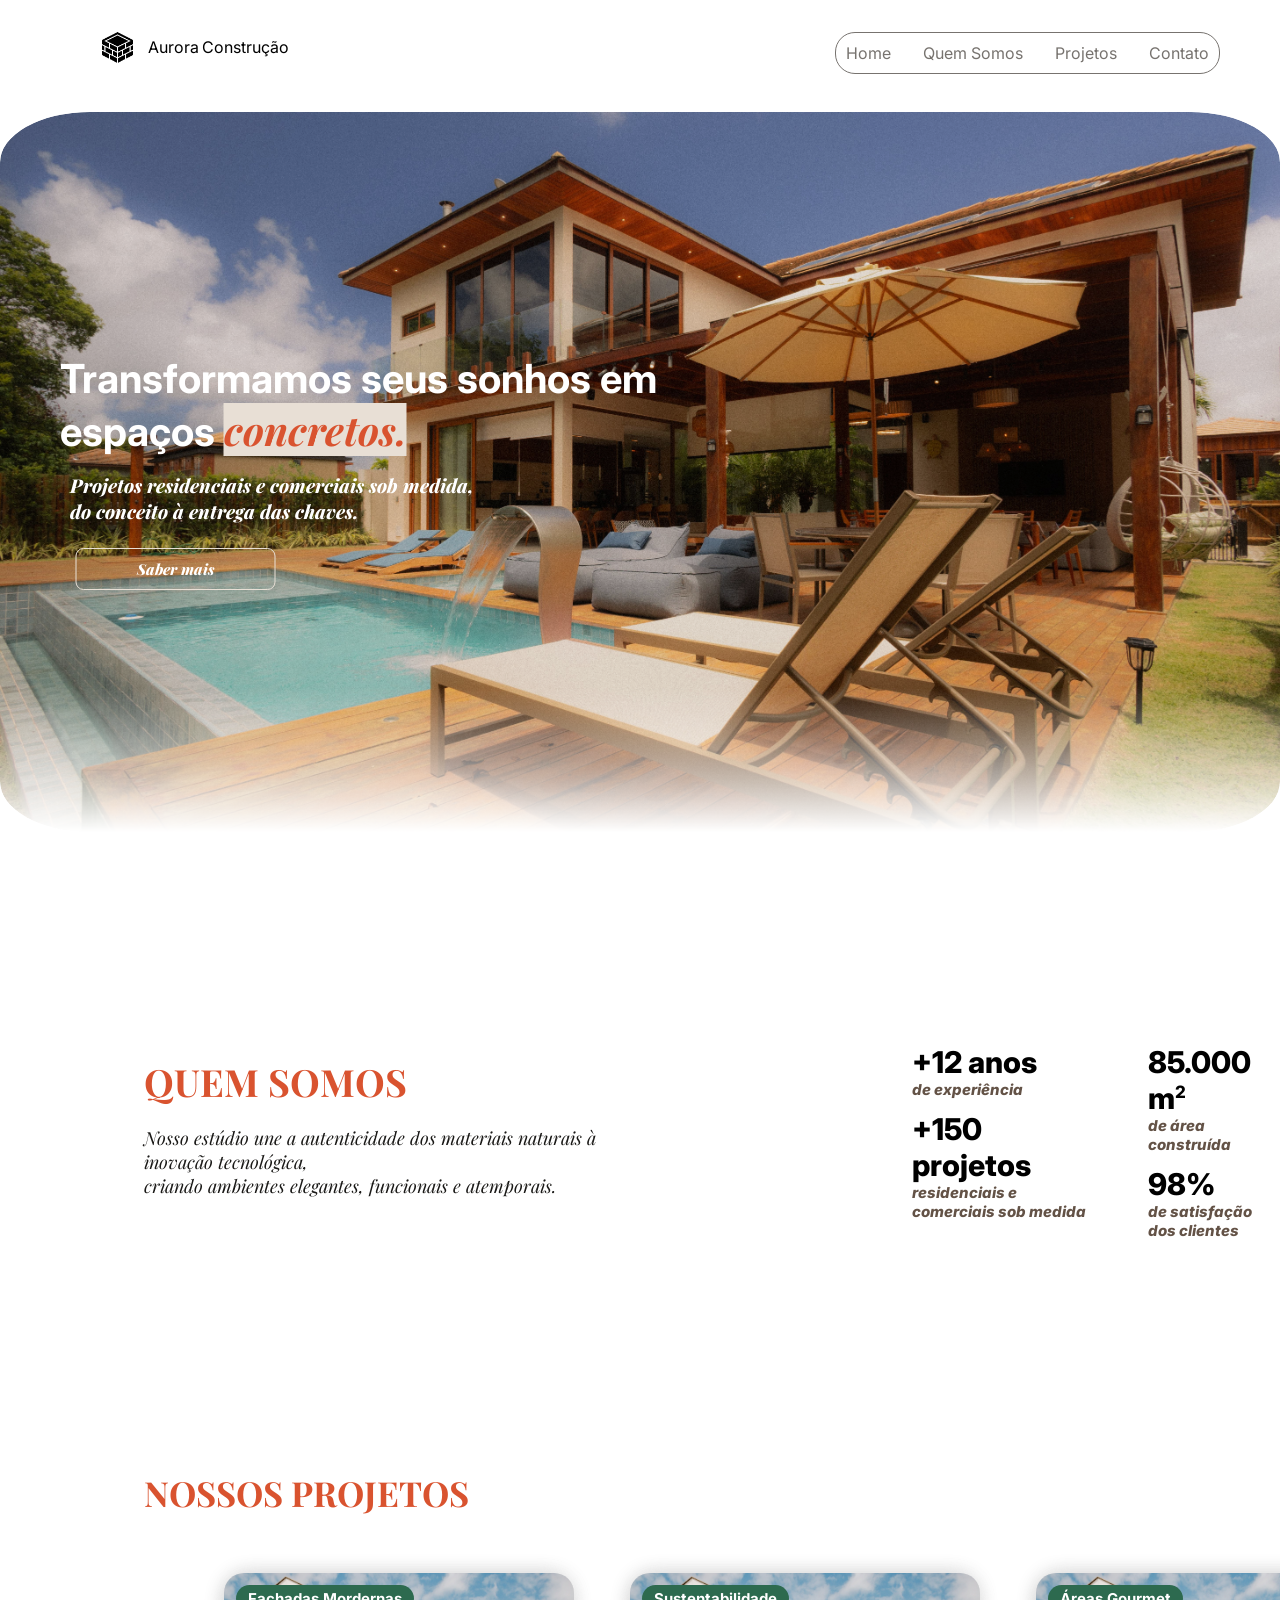
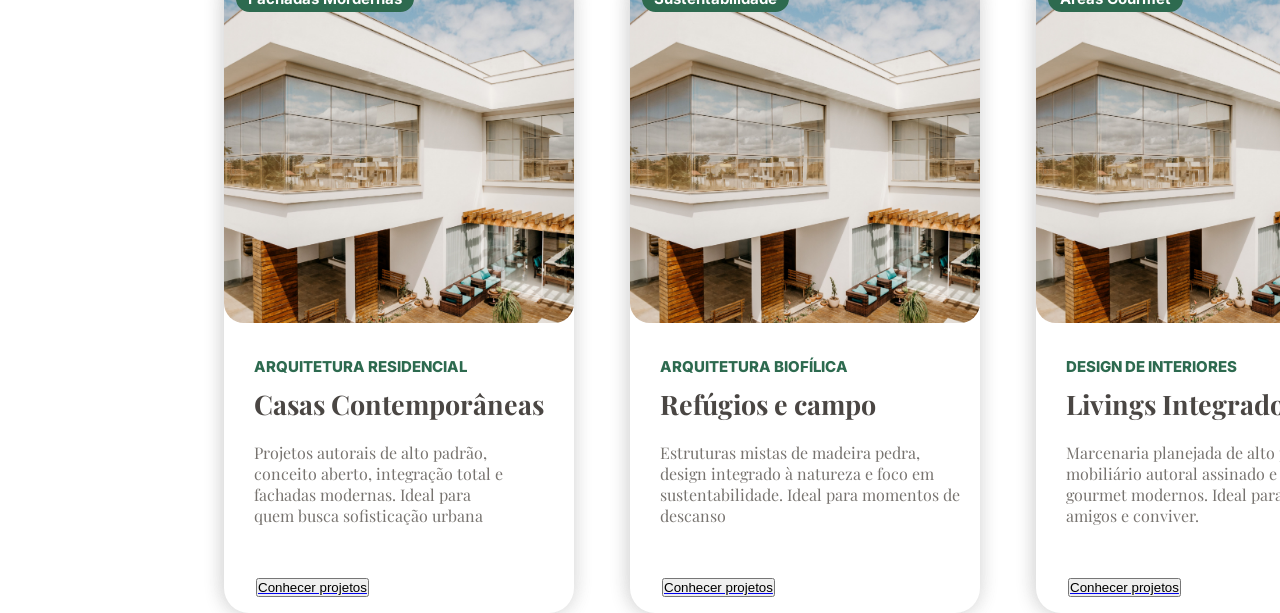
<file: Arquitetura/index.html>
<!DOCTYPE html>
<html lang="en">
<head>
    <meta charset="UTF-8">
    <meta name="viewport" content="width=device-width, initial-scale=1.0">
    <link rel="stylesheet" href="./style.css">
    <link rel="shortcut icon" href="./src/pedra-de-fundacao.png" type="image/x-icon">
    <title> | Aurora Construção</title>
</head>
<body>

    <nav class="nav">

            <ul class="nav-">
                
                <li class="nome">
                    
                    <img src="./src/pedra-de-fundacao.png" alt="" class="logo">

                    Aurora <span>Construção</span>

                </li>
            </ul>

            <ul>
                <li class="links">

                    <a href="#" class="linkS" id="home">Home</a>
                    <a href="#" class="linkS" id="quemsomos">Quem Somos</a>
                    <a href="#" class="linkS" id="projetos">Projetos</a>
                    <a href="#" class="linkS" id="contato">Contato</a>

                </li>

            </ul>

    </nav>
    

    <main>
        <div class="parte-um">

            <img src="./src/bkg-image.jpg" alt="" class="bkg-image">

            <div class="titulo-um">

                <h1>
                    Transformamos seus sonhos em <br>
                    espaços <span class="span-um">concretos.</span>
                </h1>

                <p class="sub-um">
                    Projetos residenciais e comerciais sob medida, <br> do conceito à entrega das chaves.
                </p>

                <a href="#" class="link-saiba">
                    <button class="botao-saiba">
                        Saber mais
                    </button>
                </a>

            </div>

        </div>

        <div class="parte-dois">

            <div class="sobreNos-dois">

                <h2 class="quemsomos">QUEM SOMOS</h2>

                <p class="p-dois">
                     Nosso estúdio une a autenticidade dos materiais naturais à inovação tecnológica,<br> criando ambientes elegantes,  funcionais e atemporais.
                </p>

            </div>
            
            <div class="numeros-">

                <ul class="lista1">
                    <li>
                        +12 anos
                        <p class="desc">de experiência </p>
                    </li>

                    <li>
                        +150 projetos
                        <p class="desc"> residenciais e comerciais <span>sob medida</span> </p>
                     </li>
                </ul>

                <ul class="lista2">
                    <li>
                        85.000 m<span class="sup">2</span>
                        <p class="desc"> <span>de área construída</span> </p>
                    </li>

                    <li>
                        98% 
                        <p class="desc"> de satisfação dos clientes</p>
                    </li>
                </ul>

             </div>

             

        </div>

        <div class="parte-tres">

            <h2>NOSSOS PROJETOS</h2>

            <div class="container-casas" >

                <div class="card-um">

                    <div class="card-img">
                        <span class="tipo">Fachadas Mordernas</span>
                        <a href="#">
                            <img src="./src/moderna.jpg" alt="Casa Moderna" class="img-um">
                        </a>
                    </div>

                    <div class="card-texto">
                        <span class="categoria">ARQUITETURA RESIDENCIAL</span>
                        <h3 class="titulo">Casas Contemporâneas</h3>
                        <p class="descricao">
                            Projetos autorais de alto padrão, <br>
                            conceito aberto, integração total e <br>
                            fachadas modernas. Ideal para <br>
                            quem busca sofisticação urbana
                        </p>
                    </div>

                    <div class="card">


                        <a href="#" target="_blank">
                            <button class="btn btn-primary">Conhecer projetos</button>
                        </a>
                    </div>

                </div>



                <div class="card-um">

                    <div class="card-img">
                        <span class="tipo">Sustentabilidade</span>
                        <a href="#">
                            <img src="./src/moderna.jpg" alt="Casa Moderna" class="img-um">
                        </a>
                    </div>

                    <div class="card-texto">
                        <span class="categoria">ARQUITETURA BIOFÍLICA</span>
                        <h3 class="titulo">Refúgios e campo</h3>
                        <p class="descricao">
                            Estruturas mistas de madeira pedra, <br>
                            design integrado à natureza e foco 
                            em sustentabilidade. Ideal para momentos de descanso
                        </p>
                    </div>

                    <div class="card">


                        <a href="#" target="_blank">
                            <button class="btn btn-primary">Conhecer projetos</button>
                        </a>
                    </div>

                </div>



                <div class="card-um">

                    <div class="card-img">
                        <span class="tipo">Áreas Gourmet</span>
                        <a href="#">
                            <img src="./src/moderna.jpg" alt="Casa Moderna" class="img-um">
                        </a>
                    </div>

                    <div class="card-texto">
                        <span class="categoria">DESIGN DE INTERIORES</span>
                        <h3 class="titulo">Livings Integrados</h3>
                        <p class="descricao">
                            Marcenaria planejada de alto padrão, <br>
                            mobiliário autoral assinado e espaços <br>
                            gourmet modernos. Ideal para receber amigos e conviver.
                        </p>
                    </div>

                    <div class="card">


                        <a href="#" target="_blank">
                            <button class="btn btn-primary">Conhecer projetos</button>
                        </a>
                    </div>

                </div>


                <div class="card-um">

                    <div class="card-img">
                        <span class="tipo">Áreas Gourmet</span>
                        <a href="#">
                            <img src="./src/moderna.jpg" alt="Casa Moderna" class="img-um">
                        </a>
                    </div>

                    <div class="card-texto">
                        <span class="categoria">DESIGN DE INTERIORES</span>
                        <h3 class="titulo">Suítes e Conforto</h3>
                        <p class="descricao">
                            Closets funcionais sob medida, 
                            iluminação linear relaxante e salas de banho <br>
                            luxuosas. Ideal para momentos <br> de descanso e privacidade.
                        </p>
                    </div>

                    <div class="card">


                        <a href="#" target="_blank">
                            <button class="btn btn-primary">Conhecer projetos</button>
                        </a>
                    </div>

                </div>

            </div>


    </main>

</body>
</html>
</file>
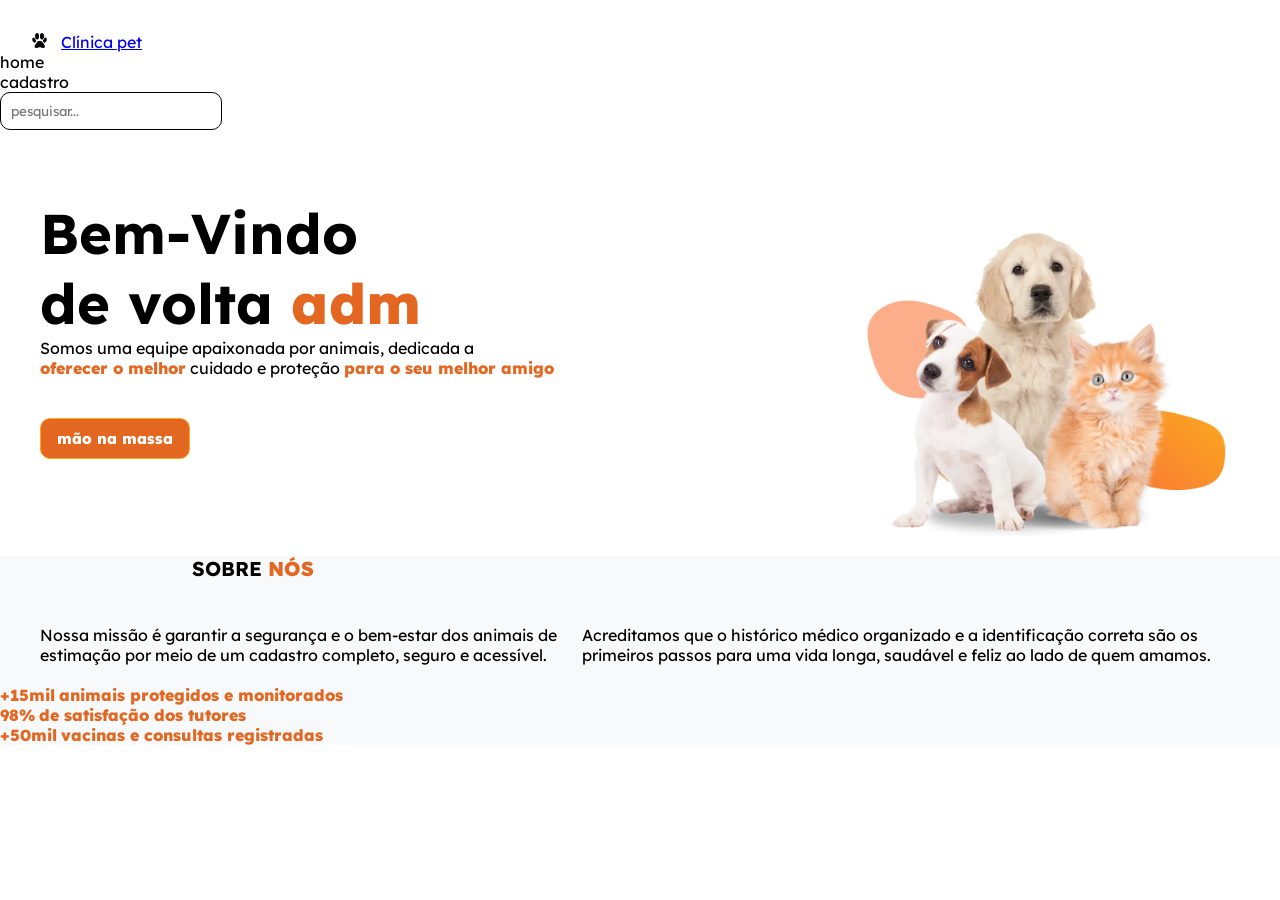
<file: PetShop/index.html>
<!DOCTYPE html>
<html lang="pt-br">
<head>
    <meta charset="UTF-8">
    <meta name="viewport" content="width=device-width, initial-scale=1.0">
    <link rel="stylesheet" href="./style.css">
    <title>Clínica Pet</title>
</head>
<body>
    <nav class="menu" id="menu">
        <ul>

            <li>
                <img src="./src/logo.png" alt="logo">

                <a href="./index.html" class="nome-empresa" id="nome-empresa">
                    Clínica pet
                </a>

            </li>

            <div class="paginas-menu">
                <li id="home-id" class="home-menu">home</li>            
                <li id="cadastro-id" class="cadastro-menu">cadastro</li>
            </div>

            <div>
                <i></i>
                <input type="text" placeholder="pesquisar...">

            </div>

        </ul>
    </nav>

    <main>

        <div class="parte-um">

            <div>
                <h1 class="boas-vindas">Bem-Vindo <br>
                de volta <span>adm</span> </h1>

                <p>
                    Somos uma equipe apaixonada por animais, dedicada a <br> 
                    <span>oferecer o melhor</span> cuidado e proteção <span> para o seu melhor amigo</span>
                </p>

                <button> <a href="#"> mão na massa </a></button>
            </div>

            <div class="image-home">
                <img src="./src/imagem-cachorros.png" alt="imagem cachorros" class="imagem-cachorros">
            </div>
        </div>

        <section class="parte-dois">

        <h2 class="sobre-nos">SOBRE <span>NÓS</span></h2>

        <div class="sobre-nos-texto">
            <p>
            Nossa missão é garantir a segurança e o bem-estar dos animais de
            estimação por meio de um cadastro completo, seguro e acessível.
            </p>

            <p>
            Acreditamos que o histórico médico organizado e a identificação correta
            são os primeiros passos para uma vida longa, saudável e feliz ao lado de
            quem amamos.
            </p>
            
        </div>

        <div class="sobre-nos-numeros">
            
            <div class="stat-card">
                <span class="stat-number">+15mil</span>
                <span class="stat-label">animais protegidos e monitorados</span>
            </div>

            <div class="stat-card">
                <span class="stat-number">98%</span>
                <span class="stat-label">de satisfação dos tutores</span>
            </div>

            <div class="stat-card">
                <span class="stat-number">+50mil</span>
                <span class="stat-label">vacinas e consultas registradas</span>
            </div>

        </div>

        </section>


    </main>


</body>
</html>
</file>
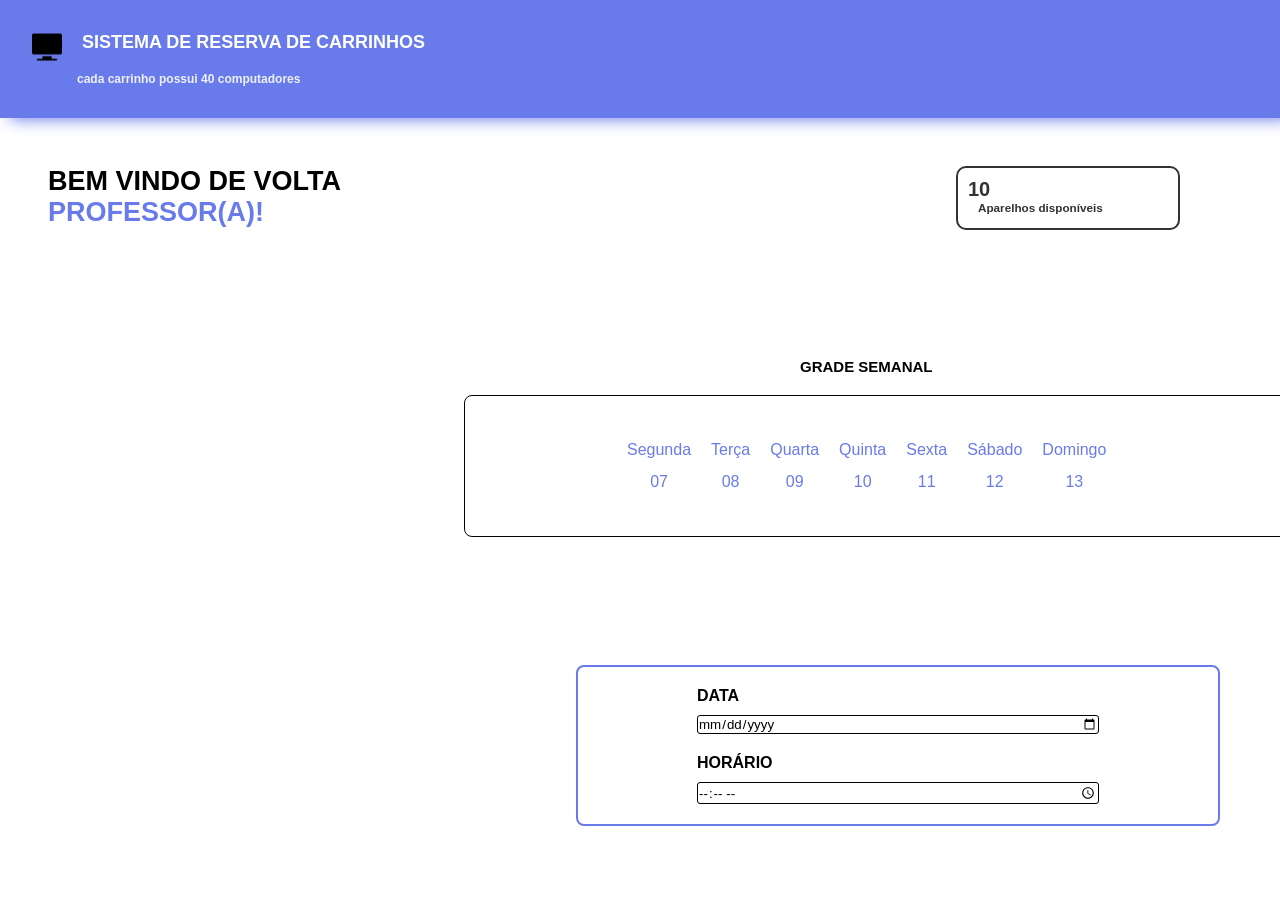
<file: SistemaCarrinho/index.html>
<!DOCTYPE html>
<html lang="pt-br">
<head>
    <meta charset="UTF-8">
    <meta name="viewport" content="width=device-width, initial-scale=1.0">
    <link rel="stylesheet" href="./style.css">
    <title>Sistema de Reserva</title>
</head>
<body>
    <header>

        <div class="titulo-header">
            <h2 class="h2-header">
                <img src="./src/monitor.png" alt="" class="img-monitor">
                SISTEMA DE RESERVA DE CARRINHOS
            </h2>
            <p class="p">cada carrinho possui 40 computadores</p>
        </div>

    </header>


    <main>

        <div class="container-principal">

            <div class="mensagem-bem-vindo">
                <h2>BEM VINDO DE VOLTA <br>
                    <span>PROFESSOR(A)!</span>
                </h2>

                <div class="numero-maquinas">
                    <h1>10</h1>
                    <h3>Aparelhos disponíveis</h3>
                </div>

            </div>

        </div>

<!--PARTE DOIS-->


        <h2 class="titulo-grade">
            GRADE SEMANAL
        </h2>


    <div class="grade-semanal">

        <div class="week-grid">

                <div class="day-card">
                    <span class="day-name">Segunda</span>
                    <span class="day-number">07</span>
                </div>

                <div class="day-card">
                    <span class="day-name">Terça</span>
                    <span class="day-number">08</span>
                </div>

                <div class="day-card">
                    <span class="day-name">Quarta</span>
                    <span class="day-number">09</span>
                </div>

                <div class="day-card">
                    <span class="day-name">Quinta</span>
                    <span class="day-number">10</span>
                </div>

                <div class="day-card">
                    <span class="day-name">Sexta</span>
                    <span class="day-number">11</span>
                </div>

                <div class="day-card weekend">
                    <span class="day-name">Sábado</span>
                    <span class="day-number">12</span>
                </div>

                <div class="day-card weekend">
                    <span class="day-name">Domingo</span>
                    <span class="day-number">13</span>
                </div>
                
        </div>

            
    </div>


        <div class="parte-dois">

            <ul class="lista-info'">
                <li>
                    <div class="data-label">
                        <label>DATA</label>
                        <input type="date">
                    </div>
                </li>    

                <li>
                    <div class="horario-label">
                        <label>HORÁRIO</label>
                        <input type="time">
                    </div>
                </li>
                
            </ul>

        </div>   
            


        </div>
    </main>


</body>
</html>
</file>
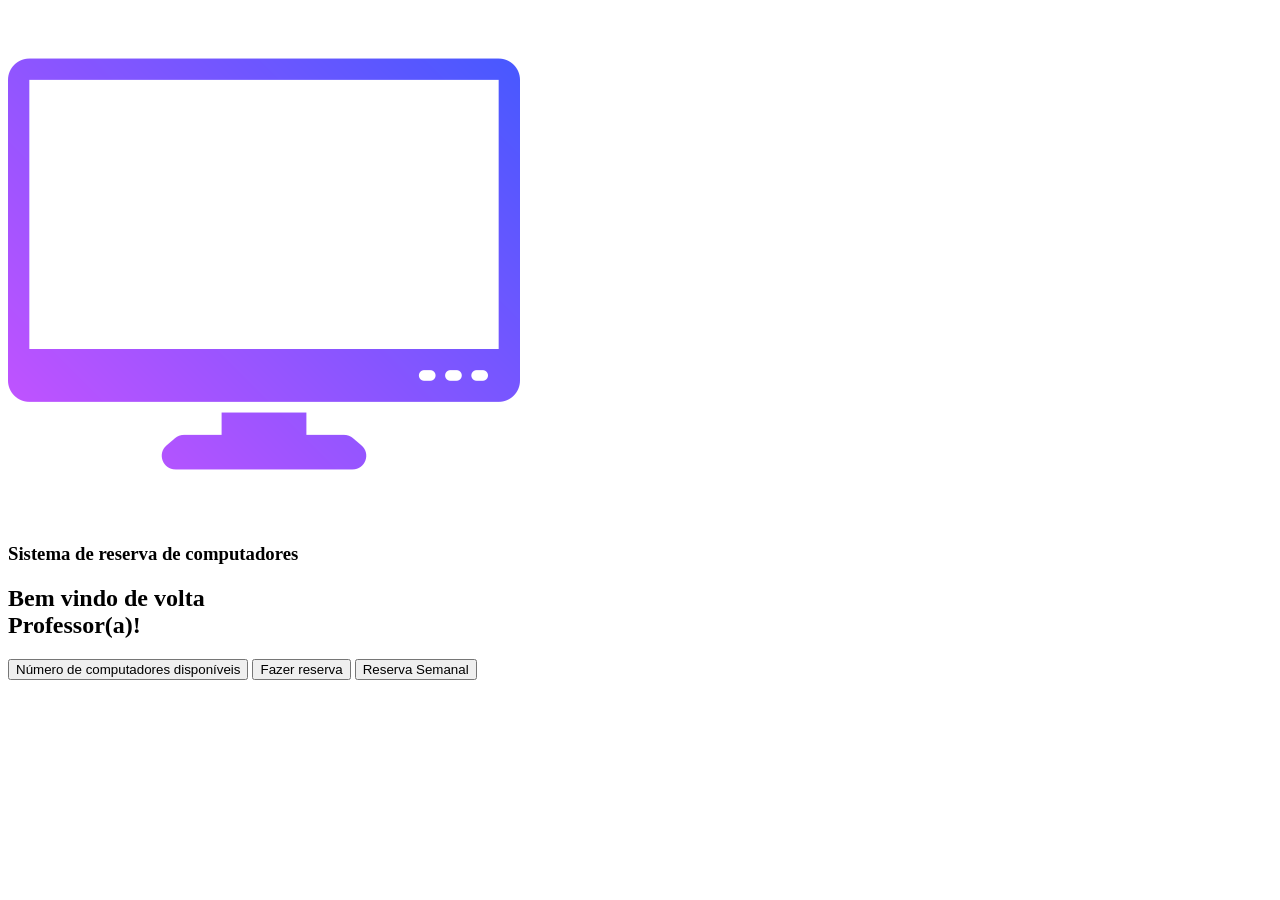
<file: SistemaEscola/index.html>
<!DOCTYPE html>
<html lang="en">
<head>
  <meta charset="UTF-8">
  <meta name="viewport" content="width=device-width, initial-scale=1.0">
  <link rel="stylesheet" href="./style.css">
  <title>Sistema de reserva</title>
</head>
<body>

  <header>

    <div>
      <img src="./src/tela-do-monitor.png" alt="">
      <h3>Sistema de reserva de computadores</h3>
    </div>

  </header>

  <main>

    <div class="bem-vindo">

      <h2>Bem vindo de volta <br> 
        <span>Professor(a)!</span>
       </h2>
       

    </div>

    <div class="parte dois">

      <div>
        <button>
          Número de computadores disponíveis
        </button>

        <button>
          Fazer reserva
        </button>

        <button>
          Reserva Semanal
        </button>
      </div>

    </div>

  </main>

</body>
</html>
</file>
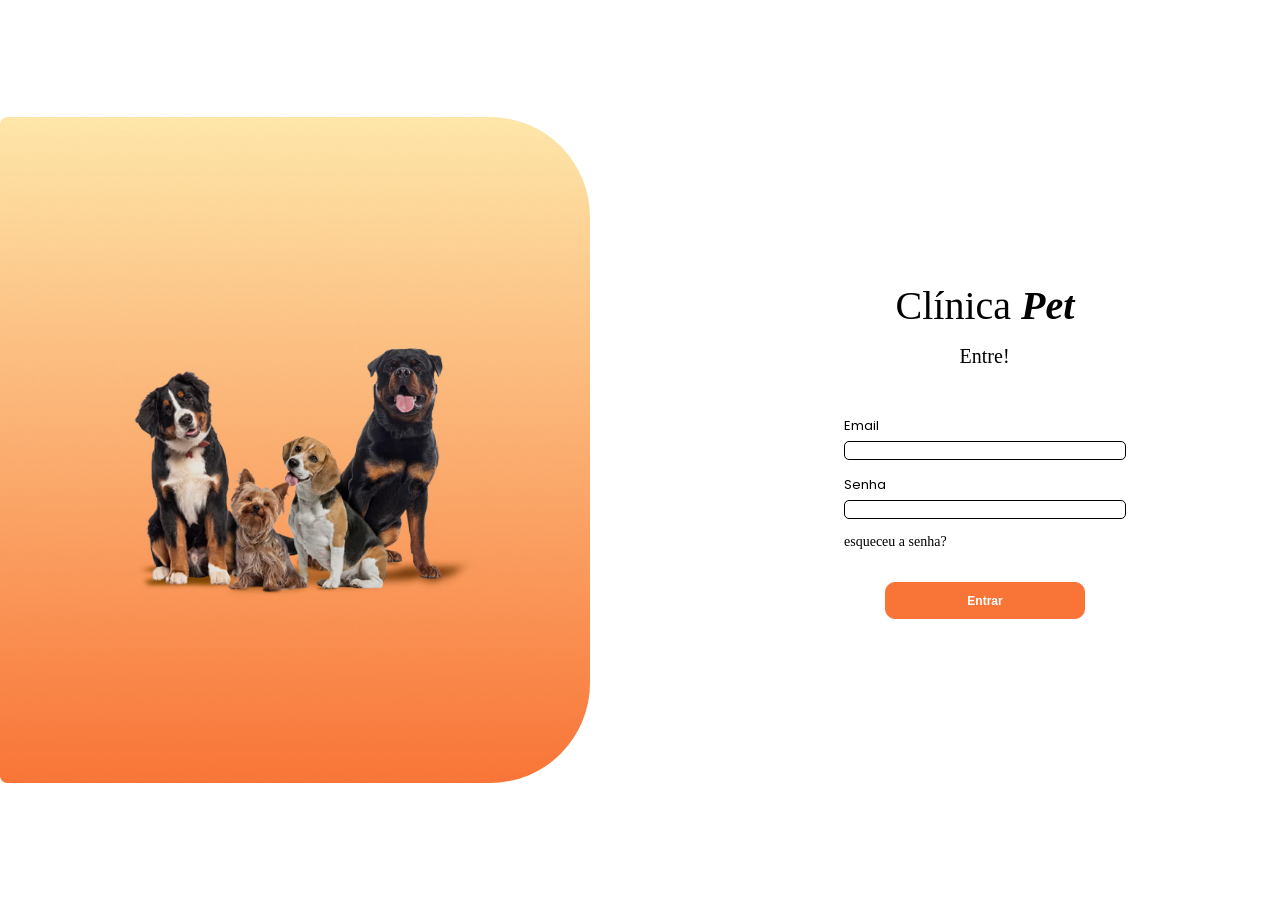
<file: PetShop/login/login.html>
<!DOCTYPE html>
<html lang="pt-br">
<head>
    <meta charset="UTF-8">
    <meta name="viewport" content="width=device-width, initial-scale=1.0">
    <link rel="stylesheet" href="./login.css">
    <title>Login</title>
</head>
<body>
    <main>
        <div class="tela-dividida">
            <div class="esquerda-foto">

                <img src="../src/imagem-login.png" alt="imagem-login" class="imagem-login" id="imagem-login">

            </div>

            <div class="tela-texto">
                
                <div class="titulo-sub">
                    <h2 class="nome-clinica">Clínica <span>Pet</span></h2>
                    <h3 class="entre">Entre!</h3>
                </div>

                <div class="inputs">

                    <label>Email</label>
                    <input type="email">

                    <label>Senha</label>
                    <input type="password">

                    <a href="#" class="link-esqueceu">esqueceu a senha?</a>

                </div>

                <button><a href="../index.html" class="link-entrar">Entrar</a></button>
                
            </div>

        </div>


    </main>

</body>
</html>
</file>
<file: Arquitetura/style.css>
@import url('https://fonts.googleapis.com/css2?family=Inter:wght@400;500;600;700&family=Playfair+Display:wght@400;500;600;700&display=swap');


:root {
    /* --- Tons Principais & Terra (Arquitetura & Aconchego) --- */
    --marrom: #806B5B;
    --marrom-forte: #635246;
    --marrom-claro: #A38F7F;
    
    /* --- Tons Neutros & Fundos --- */
    --bege: #E8DFD5;
    --bege-claro: #F5F1EB;
    --bege-escuro: #D2C5B6;
    
    --branco: #FFFFFF;
    --preto: #292724;
    --preto-suave: #1A1917;
    
    --cinza: #77736F;
    --cinza-claro: #E0DDD9;
    --cinza-escuro: #4A4643;

    /* --- Cores Vivas & Acentos (Destaques & CTA) --- */
    --terracota-vivo: #D9532F;  /* Laranja/terracota vibrante (energia e calor) */
    --verde-folha: #2D6A4F;     /* Verde botânico (paisagismo e sustentabilidade) */
    --azul-oceano: #1D5C8A;     /* Azul profundo/marinho (sofisticação e modernidade) */
    --amarelo-mostarda: #E3A018; /* Dourado/mostarda quente (detalhes metálicos/iluminação) */

    /* --- Tipografia --- */
    --fonte-principal: 'Inter', sans-serif;
    --fonte-titulo: 'Playfair Display', serif;
}

*{
    margin: 0;
    padding: 0;
}

.nav{
    display: flex;
    position: fixed;
    top: 0;
    left: 0;
    width: 100%;
    z-index: 1000;

    background-color: white;
    padding: 20px;
    justify-content: space-between;
    font-family: var(--fonte-principal);
    margin-left: 5rem;
}


.nav-{
    display: flex;
    flex-direction: row;

    list-style-type: none;
}

.nome{
    display: flex;
    flex-direction: row;
    align-items: center;
    gap: 3px;

}

.logo{
    width: 35px;
    height: auto;

    margin-right: 10px;
}

.links{
    display: flex;
    gap: 2rem;
    align-items: center;

    margin-right: 10rem;
    margin-top: 12px;

    border: 1px solid var(--cinza);
    padding: 10px;
    border-radius: 20px;
    
}

.links, .linkS{
    color: var(--cinza);
    text-decoration: none;
}

.links, .linkS:hover{
    color: var(--terracota-vivo);
}

/* -- PARTE UM -- */

.parte-um{
    display: flex;
    position: relative;
    align-items: center;
    justify-content: center;

    font-size: 20px;
    font-family: var(--fonte-principal);
    margin-top: 7rem;
    margin-bottom: 8rem;
}

.bkg-image{
    width: 100%;
    max-width: 1580px;
    height: auto;
    display: block;

    border-radius: 7%;

    -webkit-mask-image: linear-gradient(to bottom, black 80%, transparent 100%);
  mask-image: linear-gradient(to bottom, black 80%, transparent 100%);
    filter: brightness(0.9); /* Valores abaixo de 1 escurecem a imagem (0.5 = 50% de brilho) */
}


.titulo-um{
    position: absolute;
    top: 50%;
    left: 28%;
    transform: translate(-50%, -50%);
    color: white;
    padding: 15px 25px;
    border-radius: 5px;
    justify-content: flex-start;

}

.span-um{
    font-family: var(--fonte-titulo);
    color: var(--terracota-vivo);
    font-style: italic;

    background-color: var(--bege);
}

.sub-um{
    font-size: 19px;
    font-family: var(--fonte-titulo);
    color: var(--branco);
    font-weight: 800;
    font-style: italic;


    margin-top: 1rem;
    margin-left: 10px;
}

.botao-saiba{
    margin-top: 1.5rem;
    margin-left: 1rem;
    padding: 10px;
    width: 200px;

    border: 1px solid var(--bege);
    border-radius: 8px;

    background-color: transparent;
    color: var(--branco);

    font-style: italic;
    font-size: 15px;
    font-family: var(--fonte-titulo);
    font-weight: 800;
    
    transition: transform 0.5s ease, box-shadow 0.2s ease;
}

.botao-saiba:hover{
    cursor: pointer;

    color: var(--branco);
    background-color: var(--terracota-vivo);
    transform: scale(1.09);
}

/* == PARTE DOIS ==*/

.parte-dois{
    display: grid;
    grid-template-columns: repeat(2,1fr);
    
    
    margin-bottom: 15rem;
    align-items: center;
}

.sobreNos-dois{
    display: flex;
    justify-content: flex-start;
    flex-direction: column;

    margin-left: 9rem;
    margin-top: 6rem;
    margin-bottom: 5rem;

    font-size: 25px;
    font-family: var(--fonte-titulo);
    opacity: 100%;
}

.quemsomos{
    color: var(--terracota-vivo);

    margin-bottom: 10px;
}

.p-dois{
    font-family: var(--fonte-titulo);
    font-style: italic;
    color: var(--preto-suave);
    font-size: 18px;

    margin-top: 10px;
}

/* == numeros == */

.numeros-{
    display: flex;

    margin-top: 45px;
    margin-left: 17rem;

}

.lista1, .lista2{
    display: flex;
    flex-direction: column;
    list-style: none;
    gap: 12px;

    font-family: var(--fonte-principal);
    font-weight: 800;
    font-size: 30px;
}

.lista1{
    margin-right: 3rem;

}

.desc{
    font-size: 15px;

    color: var(--marrom-forte);
    font-style: italic;
}

.sup{
    vertical-align: super;
    font-size: 17px; 
    line-height: 0;
}

/* == parte tres - projetos == */

.parte-tres{
    display: flex;
    flex-direction: column;
    gap: 25px;

    font-size: 23px;
    font-family: var(--fonte-titulo);
    color: var(--terracota-vivo);

    margin-left: 9rem;
    margin-top: -3rem;
    
}

/* == cards */

.container-casas{
    display: grid;
    grid-template-columns: repeat(4, 350px);    
    gap: 3.5rem;
    margin-left: 5rem;
    margin-top: 2rem;
    
}

.card-um{
    display: flex;
    flex-direction: column;
    align-items: flex-start;
    height: 640px;
    width: 350px;
    border-radius: 25px;

    box-shadow: 1px 0 20px -2px rgba(252, 252, 252, 0.548), -1px 0 20px -2px rgba(0, 0, 0, 0.3);
    background-color: var(--branco);
}


.img-off, .card-texto-off{
    opacity: 0.25;
}

.card-img{
    position: relative;
}

.card-img, .img-um, .img-off{
    width: 350px;
    height: 350px;
    object-fit: cover;

    border-radius: 20px;
    margin-bottom: 1.5rem;
}

.tipo, .tipo-off{
    position: absolute;
    top: 12px;
    left: 12px;

    background-color: var(--verde-folha);
    color: white;

    padding: 4px 12px;
    border-radius: 20px;

    font-family: var(--fonte-principal);
    font-size: 15px;
    font-weight: bold;
}


.card-texto{
    margin-left: 30px;
    
}

.categoria{
    margin: 0;
    color: var(--verde-folha);

    font-size: 15px;
    font-family: var(--fonte-principal);
    font-weight: 800;
}

.titulo{
    margin-top: 8px;

    color: var(--cinza-escuro);
}

.descricao{
    margin-top: 20px;
    margin-bottom: 20px;
    margin-left: 0;

    color: var(--cinza);
    font-size: 16px;
    
}

.btn{
    display: flex;
    justify-content: center;

    margin-top: 2rem;
    margin-left: 2rem;
}
</file>
<file: PetShop/style.css>
@import url('https://fonts.googleapis.com/css2?family=Lexend:wght@100..900&display=swap');

:root{
    --cor-principal: #FBA81F;
    --cor-secundaria: #E46721;
    --fonte-principal: 'Lexend', sans-serif;
}

*{
    margin: 0;
    padding: 0;
    font-family: var(--fonte-principal);
    scroll-behavior: smooth;
}

.menu{
    display: flex;
    justify-content: space-between;
    margin-top: 2rem;
}

li{
    list-style-type: none;
}

.nome-logo{
    display: flex;
    align-items: center;
    font-family: var(--fonte-principal);
    font-size: 18px;
}

img{
    width: 15px;
    height: 15px;
    margin-left: 2rem;
    margin-right: 10px;
}

.home-cadastro{
    display: flex;
    gap: 20px;
    font-size: 15px;
}

.home, .cadastro{
    padding: 10px;
    border: 2px solid black;
    border-radius: 10px;
    text-decoration: none;
    color: black;
    font-family: var(--fonte-principal);
    transition: all 0.3s ease;

}

.home, .cadastro:hover{
    border: 2px solid var(--cor-secundaria);
}

input{
    margin-right: 5rem;
    padding: 10px;
    border: 1px solid black;
    border-radius: 10px;
    width: 200px;
}

/* FAIXA - MENU */

.parte-um {
    display: flex;
    justify-content: space-between; 
    align-items: flex-start; 
    width: 100%;                   
    max-width: 1200px;
    margin: 0 auto; 
    padding: 20px;
    margin-top: 3rem;
}

.boas-vindas{
    flex: 1;                      
    max-width: 450px;
    font-size: 56px;
}

.image-home {
    flex: 1;
    display: flex;
    justify-content: flex-end;   
}

.image-home img {
    width: 100%;
    max-width: 380px;            
    height: auto;
}

span{
    color: var(--cor-secundaria);
    font-weight: 800;
}

button{
    margin-top: 2.5rem;
    padding: 10px;
    border-radius: 10px;
    border: 1px solid var(--cor-principal);
    background-color: var(--cor-secundaria);
    width: 150px;
    font-family: var(--fonte-principal);
    font-size: 15px;
    font-weight: 800;
    color: #ffff;
    transition: all 0.3s ease;

}

button a{
    text-decoration: none;
    color: inherit;
}

button:hover{
    background-color: #ffff;
    color: black;
}

/* PARTE DOIS */

.parte-dois{
    background-color: #F8F9FA;
}

.sobre-nos{
    font-size: 20px;
    margin-left: 12rem;
}

.sobre-nos-texto{
    display: flex;
    justify-content: space-between; 
    align-items: flex-start; 
    width: 100%;                   
    max-width: 1200px;
    margin: 0 auto; 
    padding: 20px;
    margin-top: 1.5rem;
}
</file>
<file: SistemaCarrinho/style.css>
:root{
    --cor-roxo: #697BEB;
    --cor-branco-fundo: #F8F8F8;
    --cor-branco-fonte: #ffff;
}

*{
    margin: 0;
    padding: 0;
    font-family:Verdana, Geneva, Tahoma, sans-serif;
}

header{
    background-color: var(--cor-roxo);
    padding: 2rem;
    margin-bottom: 2rem;
    box-shadow: 10px 1px 15px var(--cor-roxo);
}

.titulo-header{
    color: var(--cor-branco-fonte);
    font-size: 12px;
    font-weight: 800;
}

.p{
    margin-left: 45px;
    color: #ffffffe3
}

.img-monitor{
    display: flex;
    width: 30px;
    height: 30px;
    margin-right: 20px;
    margin-bottom: 10px;
}

.h2-header{
    display: flex;
}

.container-principal{
    display: flex;
    margin-top: 3rem;
    flex-direction: column;
    margin-left: 3rem;
}

.mensagem-bem-vindo{
    margin-bottom: 8rem;
    font-size: 18px;
    display: flex;
    justify-content: space-between;
}

span{
    color: var(--cor-roxo);
}

.numero-maquinas{
    padding: 10px;
    height: 40px;
    width: 200px;
    font-size: 10px;
    border-radius: 10px;
    border-color: rgba(0, 0, 0, 0.804);
    border: 2px solid rgba(0, 0, 0, 0.804);
    background-color: var(--cor-branco-fonte);
    color: rgba(0, 0, 0, 0.804);
    margin-right: 100px;
    transition: ease 0.3s;
}

.numero-maquinas:hover{
    cursor: pointer;
    background-color: var(--cor-branco-fundo);
    border-color: rgb(69, 192, 32);
    color: black;
}

h3{
    margin-left: 10px;
}

.titulo-grade{
    display: flex;
    text-align: center;
    margin-left: 50rem;
    margin-bottom: 20px;
    font-size: 15px;
}

.grade-semanal{
    display: flex;
    align-items: center;
    border-radius: 8px;
    padding: 50px;
    background-color: #ffffffc3;
    border: 1px solid black;
    width: 800px;
    height: 40px;
    margin-left: 29rem;
    transition: ease 0.3s;
}

.week-grid{
    display: flex;
    text-align: center;
    flex-direction: row;
    gap: 20px;
    margin-left: 7rem;
}

.day-card{
    display: flex;
    flex-direction: column;
}

.day-name{
    margin-bottom: 14px;
}

.grade-semanal:hover{
    cursor: pointer;
    border-color: rgba(0, 0, 0, 0.594);
    color: black;
}


button:hover{
    cursor: pointer;
    background-color: var(--cor-branco-fundo);
    border-color: black;
    color: black;
}

/*=== parte dois === */

ul{
    display: flex;
    gap: 20px;
    list-style-type: none;
    flex-direction: column;
    margin-top: 8rem;
    justify-content: center;
    align-items: center;
    padding: 20px;
    border: 2px solid var(--cor-roxo);
    border-radius: 8px;
    width: 600px;
    margin-left: 36rem;
    transition: ease 0.3s;
}

ul:hover{
    box-shadow: 1px 1px 5px var(--cor-roxo);
}

.data-label{
    display: flex;
    flex-direction: column;
    gap: 10px;
}

.horario-label{
    display: flex;
    flex-direction: column;
    gap: 10px;
}

label{
    font-weight: 800;

}

input{
    border: 1px solid black;
    border-radius: 3px;
    width: 400px;
}
</file>
<file: SistemaEscola/style.css>
:root{
  --fonte-principal: ;
  --cor-principal: ;
}
</file>
<file: PetShop/login/login.css>
@import url('https://fonts.googleapis.com/css2?family=Poppins:ital,wght@0,100;0,200;0,300;0,400;0,500;0,600;0,700;0,800;0,900;1,100;1,200;1,300;1,400;1,500;1,600;1,700;1,800;1,900&display=swap');

:root{
    --cor-botao: #F87537;
    --cor-secundaria: #FBA81F;
    --fonte-principal: 'Poppins', sans-serif;
}

*{
    margin: 0;
    padding: 0;
}

body{
    height: 100vh;
    overflow: hidden;
}

/* dividindo a tela */

.tela-dividida{
    display: flex;
    align-items: center;
    width: 100%;
    height: 100vh;
    gap: 20px;
}

.esquerda-foto, .tela-texto{
    flex: 1;
}

.esquerda-foto img{
    width: 100%;
    height: auto;
    display: block;
    border-top-right-radius: 100px;
    border-bottom-right-radius: 100px;
}

.tela-texto{
    display: flex;
    align-items: center;
    flex-direction: column;
    margin-left: 5rem;
}

.nome-clinica{
    font: var(--fonte-principal);
    font-size: 40px;
}

span{
    font-style: italic;
    font-weight: 800;
}

.entre{
    margin-left: 4rem;
    font: var(--fonte-principal);
    font-size: 20px;
    margin-top: 1rem;
    margin-bottom: 3rem;
}

.inputs{
    display: flex;
    flex-direction: column;
}

label{
    font-family: var(--fonte-principal);
    font-size: 13px;
    margin-bottom: 5px;
}

input{
    height: 17px;
    width: 280px;
    margin-bottom: 15px;
    border-radius: 5px;
    border:  1px solid black;
}

button{
    margin-top: 2rem;
    padding: 10px;
    width: 200px;
    background-color: #F87537;
    color: white;
    border: 1px solid var(--cor-botao);
    border-radius: 10px;
    transition: all 0.3s ease;

}

a{
    text-decoration: none;
  
}

.link-esqueceu:link{
    color: black;
    font-size: 14px;
}

.link-esqueceu:hover{
    color: var(--cor-botao);
}

.link-esqueceu:visited{
    color: black;
}

.link-entrar{
    color: white;
    font-weight: 800;
    font-size: 12px;
}

button:hover{
    background-color: var(--cor-secundaria);
    border: 1px solid var(--cor-secundaria);
    box-shadow: 0 4px 6px rgba(155, 103, 14, 0.727);
    transform: translateY(-2px);
}
</file>
